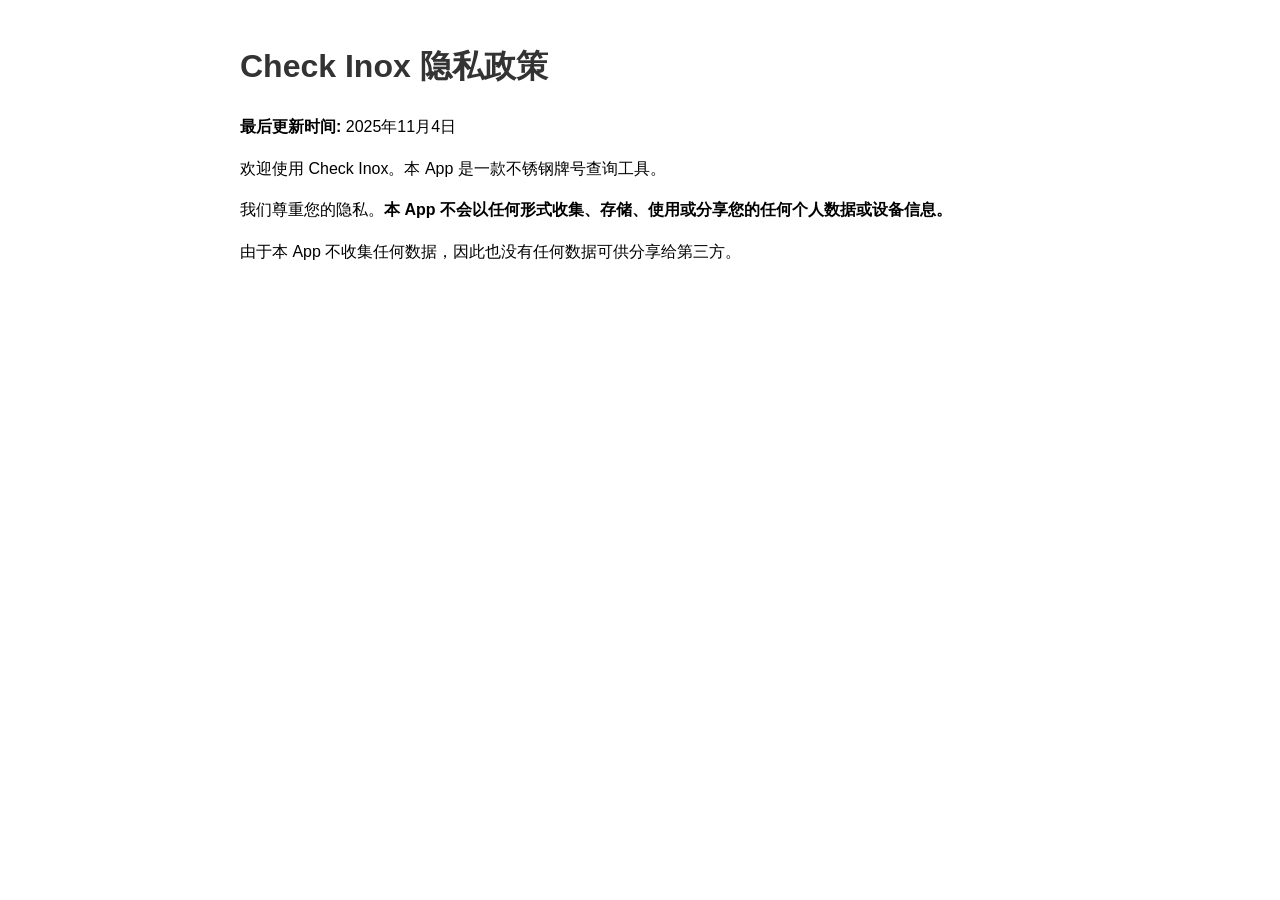
<file: index.html>
<!DOCTYPE html>
<html lang="zh-CN">
<head>
    <meta charset="UTF-8">
    <meta name="viewport" content="width=device-width, initial-scale=1.0">
    <title>Check Inox 隐私政策</title>
    <style>
        body { font-family: sans-serif; line-height: 1.6; padding: 20px; max-width: 800px; margin: 0 auto; }
        h1 { color: #333; }
    </style>
</head>
<body>
    <h1>Check Inox 隐私政策</h1>
    <p><strong>最后更新时间:</strong> 2025年11月4日</p>
    <p>欢迎使用 Check Inox。本 App 是一款不锈钢牌号查询工具。</p>
    <p>我们尊重您的隐私。<strong>本 App 不会以任何形式收集、存储、使用或分享您的任何个人数据或设备信息。</strong></p>
    <p>由于本 App 不收集任何数据，因此也没有任何数据可供分享给第三方。</p>
</body>
</html>
</file>
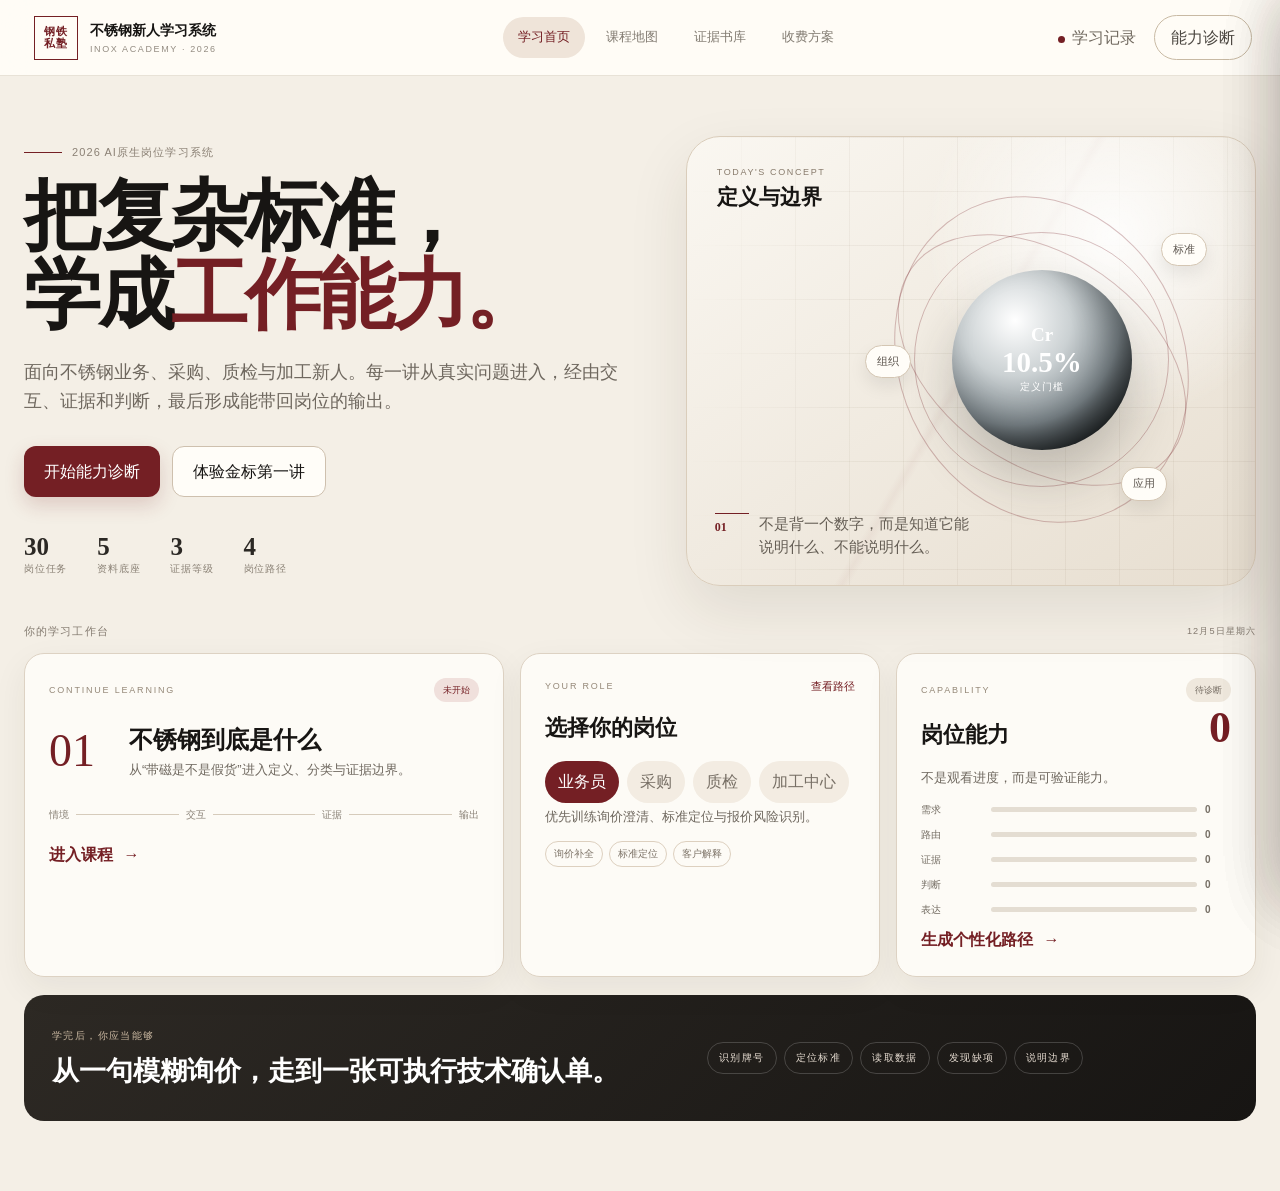
<file: course/index.html>
<!doctype html>
<html lang="zh-CN">
<head>
  <meta charset="utf-8">
  <meta name="viewport" content="width=device-width,initial-scale=1,viewport-fit=cover">
  <meta name="description" content="钢铁私塾不锈钢新人学习系统：以五本权威资料为证据底座的岗位能力训练平台。">
  <meta name="theme-color" content="#f4efe6">
  <meta property="og:title" content="不锈钢新人学习系统｜钢铁私塾">
  <meta property="og:description" content="把复杂标准，学成工作能力。">
  <title>不锈钢新人学习系统｜钢铁私塾</title>
  <link rel="stylesheet" href="academy-base.css?v=4.0">
  <link rel="stylesheet" href="academy-pages.css?v=4.0">
  <link rel="stylesheet" href="academy-studio.css?v=4.0">
</head>
<body>
  <a class="skip-link" href="#mainContent">跳到主要内容</a>
  <header class="topbar">
    <button class="brand" type="button" data-view="home" aria-label="返回学习首页">
      <span class="seal">钢铁<br>私塾</span>
      <span><b>不锈钢新人学习系统</b><small>INOX ACADEMY · 2026</small></span>
    </button>
    <nav class="main-nav" aria-label="主导航">
      <button class="nav-tab active" type="button" data-view="home">学习首页</button>
      <button class="nav-tab" type="button" data-view="curriculum">课程地图</button>
      <button class="nav-tab" type="button" data-view="sources">证据书库</button>
      <button class="nav-tab" type="button" data-view="pricing">收费方案</button>
    </nav>
    <div class="top-actions">
      <button class="quiet-btn record-btn" type="button" id="openRecord"><span class="record-dot"></span>学习记录</button>
      <button class="outline-btn" type="button" id="openDiagnostic">能力诊断</button>
      <button class="mobile-menu-btn" type="button" id="mobileMenu" aria-label="打开菜单" aria-expanded="false">菜单</button>
    </div>
  </header>
  <div class="mobile-nav" id="mobileNav" aria-hidden="true">
    <button type="button" data-view="home">学习首页</button>
    <button type="button" data-view="curriculum">课程地图</button>
    <button type="button" data-view="sources">证据书库</button>
    <button type="button" data-view="pricing">收费方案</button>
    <button type="button" id="mobileDiagnostic">能力诊断</button>
  </div>

  <main class="app-shell" id="mainContent">
    <section class="view active" id="view-home" aria-labelledby="homeTitle">
      <div class="hero-grid">
        <div class="hero-copy">
          <div class="edition-line"><span></span>2026 AI原生岗位学习系统</div>
          <h1 id="homeTitle">把复杂标准，<br>学成<em>工作能力。</em></h1>
          <p>面向不锈钢业务、采购、质检与加工新人。每一讲从真实问题进入，经由交互、证据和判断，最后形成能带回岗位的输出。</p>
          <div class="hero-actions">
            <button class="primary-btn" type="button" id="heroDiagnostic">开始能力诊断</button>
            <button class="ghost-btn" type="button" data-open-lesson="1">体验金标第一讲</button>
          </div>
          <div class="hero-proof" aria-label="课程特征">
            <span><b>30</b><small>岗位任务</small></span>
            <span><b>5</b><small>资料底座</small></span>
            <span><b>3</b><small>证据等级</small></span>
            <span><b>4</b><small>岗位路径</small></span>
          </div>
        </div>
        <div class="hero-art" aria-label="不锈钢知识视觉装置">
          <div class="art-grid"></div>
          <div class="art-caption"><span>TODAY'S CONCEPT</span><b>定义与边界</b></div>
          <div class="metal-orbit">
            <div class="metal-disc"><span>Cr</span><b>10.5%</b><small>定义门槛</small></div>
            <i class="orbit orbit-a"></i><i class="orbit orbit-b"></i><i class="orbit orbit-c"></i>
            <span class="node node-a">标准</span><span class="node node-b">组织</span><span class="node node-c">应用</span>
          </div>
          <div class="art-note"><b>01</b><span>不是背一个数字，而是知道它能说明什么、不能说明什么。</span></div>
        </div>
      </div>
      <div class="dashboard-head"><span>你的学习工作台</span><small id="dashboardDate"></small></div>
      <div class="dashboard-grid">
        <article class="feature-card continue-card">
          <div class="card-top"><span class="card-label">CONTINUE LEARNING</span><span class="status-pill" id="resumeStatus">未开始</span></div>
          <div class="continue-body"><div class="lesson-index" id="resumeIndex">01</div><div><h2 id="resumeTitle">不锈钢到底是什么</h2><p id="resumeDesc">从“带磁是不是假货”进入定义、分类与证据边界。</p></div></div>
          <div class="micro-flow"><span>情境</span><i></i><span>交互</span><i></i><span>证据</span><i></i><span>输出</span></div>
          <button class="text-btn" type="button" id="resumeButton">进入课程 <span>→</span></button>
        </article>
        <article class="feature-card path-card">
          <div class="card-top"><span class="card-label">YOUR ROLE</span><button class="mini-link" type="button" data-view="curriculum">查看路径</button></div>
          <h3>选择你的岗位</h3>
          <div class="role-pills" id="rolePills">
            <button type="button" class="selected" data-role="业务员">业务员</button><button type="button" data-role="采购">采购</button><button type="button" data-role="质检">质检</button><button type="button" data-role="加工中心">加工中心</button>
          </div>
          <p id="roleSummary"></p><div class="path-focus" id="pathFocus"></div>
        </article>
        <article class="feature-card ability-card">
          <div class="card-top"><span class="card-label">CAPABILITY</span><span class="status-pill subtle" id="abilityLevel">待诊断</span></div>
          <div class="ability-head"><div><h3>岗位能力</h3><p>不是观看进度，而是可验证能力。</p></div><b id="abilityTotal">0</b></div>
          <div id="abilityMini"></div><button class="text-btn" type="button" id="cardDiagnostic">生成个性化路径 <span>→</span></button>
        </article>
      </div>
      <div class="outcome-strip"><div><span>学完后，你应当能够</span><h2>从一句模糊询价，走到一张可执行技术确认单。</h2></div><div class="outcome-list"><span>识别牌号</span><span>定位标准</span><span>读取数据</span><span>发现缺项</span><span>说明边界</span></div></div>
    </section>

    <section class="view" id="view-curriculum" aria-labelledby="curriculumTitle">
      <div class="view-head">
        <div><span class="eyebrow">CURRICULUM</span><h1 id="curriculumTitle">30讲，不做30段视频。</h1><p>统一采用“情境—交互—证据—决策—输出”的任务式结构。</p></div>
        <div class="curriculum-tools"><label class="search-box"><span>搜索</span><input id="courseSearch" type="search" placeholder="牌号、标准、能力…"></label><div class="segmented" id="moduleTabs"><button class="active" type="button" data-filter="全部">全部</button><button type="button" data-filter="基础">基础</button><button type="button" data-filter="牌号">牌号</button><button type="button" data-filter="标准">标准</button><button type="button" data-filter="实战">实战</button></div></div>
      </div>
      <div class="path-banner" id="roleBanner"></div>
      <div class="course-stage"><aside class="module-intro" id="moduleIntro"></aside><div><div class="course-results"><span id="courseCount"></span><button class="mini-link" type="button" id="toggleRecommended">只看岗位推荐</button></div><div class="course-list" id="courseList"></div><div class="empty-state hidden" id="courseEmpty">没有找到匹配课程。换一个关键词试试。</div></div></div>
    </section>

    <section class="view" id="view-sources" aria-labelledby="sourcesTitle">
      <div class="view-head compact"><div><span class="eyebrow">SOURCE LIBRARY</span><h1 id="sourcesTitle">五本资料，各司其职。</h1><p>标准负责规定，手册负责解释，历史资料负责说明技术从何而来。</p></div></div>
      <div class="source-gallery" id="sourceGallery"></div>
      <div class="evidence-method"><div class="method-copy"><span class="eyebrow">EVIDENCE METHOD</span><h2>每个结论，都必须先回答三个问题。</h2></div><div class="method-steps"><article><b>01</b><h3>它从哪里来？</h3><p>标出标准、条款、表格或教材章节。</p></article><article><b>02</b><h3>它是什么性质？</h3><p>区分直接规定、资料解释和跨资料归纳。</p></article><article><b>03</b><h3>它能用到哪里？</h3><p>说明产品形式、用途、环境与版本边界。</p></article></div></div>
      <div class="source-principle"><div><span class="e-dot direct"></span><b>直接依据</b><small>标准条款或资料明确陈述</small></div><div><span class="e-dot synthesis"></span><b>跨资料归纳</b><small>由多个来源共同支持</small></div><div><span class="e-dot boundary"></span><b>资料未覆盖</b><small>明确停下，不用常识补写</small></div></div>
    </section>

    <section class="view" id="view-pricing" aria-labelledby="pricingTitle">
      <div class="view-head compact"><div><span class="eyebrow">MEMBERSHIP</span><h1 id="pricingTitle">收费的是训练系统，<br>不是五份资料。</h1><p>知识可以查到，判断力必须练出来。</p></div></div>
      <div class="pricing-grid">
        <article class="price-card"><span>个人基础版</span><h2>新人30讲</h2><div class="price">¥399<small>/ 年</small></div><p>适合希望建立完整基础体系的个人学员。</p><ul><li>30讲互动课程</li><li>任务与结业作品</li><li>证据索引与复习计划</li></ul><button class="ghost-btn" type="button" data-buy="个人基础版|399">选择基础版</button></article>
        <article class="price-card featured"><div class="recommend-badge">推荐</div><span>AI学习版</span><h2>证据型AI导师</h2><div class="price">¥899<small>/ 年</small></div><p>适合需要个性化路径、表达反馈和岗位陪练的学员。</p><ul><li>包含基础版全部内容</li><li>个性化岗位路径</li><li>情境陪练与表达反馈</li><li>错题诊断与间隔复习</li></ul><button class="primary-btn light" type="button" data-buy="AI学习版|899">选择AI版</button></article>
        <article class="price-card"><span>企业版</span><h2>岗位训练平台</h2><div class="price">¥19,800<small>/ 年起</small></div><p>适合统一新人培养标准、追踪能力和减少低级错误。</p><ul><li>30—50个企业账号</li><li>能力报告与统一考试</li><li>企业案例配置</li><li>一次集中培训</li></ul><button class="ghost-btn" type="button" data-buy="企业版|19800起">咨询企业版</button></article>
      </div>
      <div class="compare-wrap"><h2>三个版本，差别在哪里？</h2><div class="compare-table"><div class="compare-row head"><span>功能</span><b>基础版</b><b>AI版</b><b>企业版</b></div><div class="compare-row"><span>30讲互动课程</span><b>✓</b><b>✓</b><b>✓</b></div><div class="compare-row"><span>证据型AI导师</span><b>—</b><b>✓</b><b>✓</b></div><div class="compare-row"><span>人工作业点评</span><b>—</b><b>可选</b><b>含</b></div><div class="compare-row"><span>组织学习报告</span><b>—</b><b>—</b><b>✓</b></div></div></div>
      <div class="faq"><h2>购买前常见问题</h2><details><summary>课程会提供五本资料全文吗？</summary><p>不会。课程只提供必要引用、原创图解和出处索引，不重新分发标准或书籍全文。</p></details><details><summary>学习完成后是否等同于职业资格认证？</summary><p>不是。系统提供学习记录和结业证明，不宣称国家职业资格或法定资质。</p></details><details><summary>资料版本更新后怎么办？</summary><p>课程会标记所依据版本；涉及标准更新的内容，需要重新复核并更新证据卡。</p></details></div>
    </section>
  </main>

  <div class="studio" id="diagnosticStudio" aria-hidden="true" role="dialog" aria-modal="true" aria-labelledby="diagTitle">
    <header class="studio-head"><div class="studio-brand"><span class="mini-seal">诊</span><div><b id="diagTitle">岗位能力诊断</b><small id="diagTime">约 6 分钟</small></div></div><div class="studio-progress" aria-label="诊断进度"><i id="diagProgress"></i></div><button class="icon-btn" type="button" data-close="diagnosticStudio">关闭</button></header>
    <div class="studio-body" id="diagnosticBody"></div>
  </div>
  <div class="studio" id="lessonStudio" aria-hidden="true" role="dialog" aria-modal="true" aria-labelledby="lessonTitle">
    <header class="studio-head"><div class="studio-brand"><span class="mini-seal">课</span><div><b id="lessonTitle">课程</b><small id="lessonMeta">金标互动课</small></div></div><div class="studio-progress" aria-label="课程进度"><i id="lessonProgress"></i></div><div class="studio-tools"><button class="icon-btn" type="button" id="openNotes">笔记</button><button class="icon-btn" type="button" data-close="lessonStudio">关闭</button></div></header>
    <div class="studio-body lesson-body" id="lessonBody"></div>
  </div>
  <aside class="notes-drawer" id="notesDrawer" aria-hidden="true"><header><div><span class="eyebrow">MY NOTES</span><h2>我的学习笔记</h2></div><button class="icon-btn" type="button" id="closeNotes">关闭</button></header><p>笔记只保存在当前浏览器，不上传服务器。</p><textarea id="lessonNotes" placeholder="记录你的判断、疑问或工作案例…"></textarea><div class="notes-foot"><small id="notesSaved">自动保存</small><button class="ghost-btn" type="button" id="clearNotes">清空</button></div></aside>
  <div class="drawer-backdrop" id="drawerBackdrop"></div>
  <aside class="detail-drawer" id="sourceDrawer" aria-hidden="true"><header><div><span class="eyebrow" id="sourceType"></span><h2 id="sourceTitle"></h2></div><button class="icon-btn" type="button" id="closeSource">关闭</button></header><div id="sourceDetail"></div></aside>
  <aside class="detail-drawer record-drawer" id="recordDrawer" aria-hidden="true"><header><div><span class="eyebrow">LEARNING RECORD</span><h2>学习记录</h2></div><button class="icon-btn" type="button" id="closeRecord">关闭</button></header><div id="recordContent"></div></aside>
  <div class="purchase-sheet" id="purchaseSheet" aria-hidden="true" role="dialog" aria-modal="true"><div class="sheet-panel"><button class="sheet-close" type="button" data-close="purchaseSheet">×</button><span class="eyebrow">PURCHASE</span><h2 id="purchaseTitle"></h2><p>首发阶段人工确认开通。复制信息后通过邮件或微信提交即可。</p><pre id="purchaseText"></pre><div class="sheet-actions"><button class="primary-btn" type="button" id="copyPurchase">复制购买信息</button><a class="ghost-btn" id="purchaseMail">邮件咨询</a></div></div></div>
  <div class="toast" id="toast" role="status" aria-live="polite"></div>
  <script src="course-data.js?v=4.0"></script>
  <script src="academy-core.js?v=4.0"></script>
  <script src="academy-diagnostic.js?v=4.0"></script>
  <script src="academy-lessons.js?v=4.0"></script>
  <script src="lesson-01.js?v=4.0"></script>
  <script src="lesson-02.js?v=4.0"></script>
  <script src="lesson-03.js?v=4.0"></script>
  <script src="bootstrap.js?v=4.0"></script>
</body>
</html>
</file>
<file: course/academy-base.css>
:root{
  --ivory:#f4efe6;--paper:#fffdf8;--paper-2:#f8f3ea;--ink:#171513;--muted:#6f685f;
  --line:#ddd2c3;--line-strong:#cbbda8;--wine:#741f24;--wine-dark:#4d1418;--wine-soft:#f1dfdc;
  --gold:#a58752;--gold-soft:#ddc99f;--steel:#879196;--green:#55785d;--amber:#b28b42;--red:#9a4b43;
  --shadow:0 24px 60px rgba(50,39,24,.10);--shadow-soft:0 12px 34px rgba(50,39,24,.065);
  --radius:22px;--serif:Georgia,"Songti SC","STSong",serif;--sans:-apple-system,BlinkMacSystemFont,"Segoe UI","PingFang SC","Microsoft YaHei",sans-serif;
}
*{box-sizing:border-box}html{scroll-behavior:smooth}body{margin:0;background:var(--ivory);color:var(--ink);font-family:var(--sans);line-height:1.6;background-image:radial-gradient(rgba(92,73,45,.045) .7px,transparent .7px);background-size:8px 8px}button,a,input,textarea{font:inherit}button{color:inherit}a{text-decoration:none;color:inherit}.hidden{display:none!important}.skip-link{position:fixed;left:12px;top:-60px;z-index:300;background:var(--wine);color:#fff;padding:9px 14px;border-radius:8px}.skip-link:focus{top:12px}.topbar{height:76px;padding:0 max(28px,calc((100vw - 1280px)/2));display:flex;align-items:center;gap:28px;background:rgba(255,253,248,.92);border-bottom:1px solid rgba(142,119,85,.2);backdrop-filter:blur(18px);position:sticky;top:0;z-index:40}.brand{display:flex;align-items:center;gap:12px;min-width:275px;border:0;background:transparent;text-align:left;cursor:pointer}.seal{width:44px;height:44px;border:1px solid var(--wine);color:var(--wine);display:grid;place-items:center;font:700 11px/1.05 var(--serif);letter-spacing:.08em}.brand b{display:block;font-size:14px}.brand small{display:block;font-size:9px;letter-spacing:.18em;color:#938b80}.main-nav{display:flex;justify-content:center;gap:6px;flex:1}.nav-tab{border:0;background:transparent;padding:10px 15px;border-radius:99px;color:#837c72;cursor:pointer;font-size:13px;transition:.18s}.nav-tab:hover{color:var(--wine)}.nav-tab.active{color:var(--wine);background:#efe4d9}.top-actions{display:flex;align-items:center;gap:8px}.outline-btn,.ghost-btn,.primary-btn,.quiet-btn,.text-btn,.icon-btn,.mini-link,.mobile-menu-btn{border:0;cursor:pointer}.outline-btn{border:1px solid #c8b9a3;background:transparent;padding:9px 16px;border-radius:99px;color:#4d4842}.outline-btn:hover{background:var(--paper)}.quiet-btn{background:transparent;color:#71695f;padding:8px 10px;border-radius:9px}.quiet-btn:hover{background:#eee6da}.record-dot{display:inline-block;width:7px;height:7px;border-radius:50%;background:var(--wine);margin-right:7px}.primary-btn{background:var(--wine);color:#fff;padding:12px 20px;border-radius:12px;box-shadow:0 8px 20px rgba(117,31,36,.18);transition:.18s}.primary-btn:hover{background:var(--wine-dark);transform:translateY(-1px)}.primary-btn:disabled{opacity:.38;cursor:not-allowed;transform:none}.primary-btn.light{background:#f5e9e1;color:var(--wine-dark);box-shadow:none}.ghost-btn{background:var(--paper);border:1px solid #cec0ae;padding:12px 20px;border-radius:12px}.ghost-btn:hover{border-color:#b99f82;background:#fff}.ghost-btn:disabled{opacity:.45;cursor:not-allowed}.text-btn{background:transparent;padding:0;color:var(--wine);font-weight:700}.text-btn span{margin-left:6px}.mini-link{background:transparent;color:var(--wine);font-size:11px;padding:0}.icon-btn{background:transparent;color:#665f56;padding:8px;border-radius:8px}.icon-btn:hover{background:#eee6db}.mobile-menu-btn{display:none;background:transparent;color:var(--wine)}.mobile-nav{display:none;position:fixed;z-index:50;top:68px;left:12px;right:12px;background:var(--paper);border:1px solid var(--line);border-radius:16px;padding:8px;box-shadow:var(--shadow)}.mobile-nav.open{display:grid}.mobile-nav button{border:0;background:transparent;text-align:left;padding:12px;border-radius:9px}.mobile-nav button:hover{background:#f1e8dc}.app-shell{width:min(1280px,calc(100% - 48px));margin:0 auto;padding:42px 0 70px;min-height:calc(100vh - 76px)}.view{display:none;animation:fade .28s ease}.view.active{display:block}@keyframes fade{from{opacity:0;transform:translateY(6px)}to{opacity:1;transform:none}}.eyebrow{font-size:10px;letter-spacing:.22em;color:var(--wine);font-weight:700}.hero-grid{display:grid;grid-template-columns:1.04fr .96fr;gap:44px;align-items:center;min-height:485px}.edition-line{display:flex;align-items:center;gap:10px;color:#8b8175;font-size:11px;letter-spacing:.1em}.edition-line span{width:38px;height:1px;background:var(--wine)}.hero-copy h1{font:600 clamp(48px,6vw,86px)/1.02 var(--serif);letter-spacing:-.045em;margin:17px 0 23px}.hero-copy h1 em{font-style:normal;color:var(--wine)}.hero-copy>p{max-width:680px;font-size:18px;color:var(--muted)}.hero-actions{display:flex;gap:12px;margin-top:30px}.hero-proof{display:flex;gap:30px;margin-top:36px}.hero-proof span{display:grid}.hero-proof b{font:600 25px var(--serif);color:#2b2824}.hero-proof small{font-size:10px;color:#8a8175;letter-spacing:.08em}.hero-art{height:450px;position:relative;border-radius:34px;background:linear-gradient(145deg,#faf7f1,#e7ded0);border:1px solid #dacdbb;overflow:hidden;box-shadow:var(--shadow)}.art-grid{position:absolute;inset:0;background-image:linear-gradient(rgba(100,80,50,.06) 1px,transparent 1px),linear-gradient(90deg,rgba(100,80,50,.06) 1px,transparent 1px);background-size:54px 54px;mask-image:linear-gradient(90deg,transparent,#000 30%)}.hero-art:after{content:"";position:absolute;inset:0;background:radial-gradient(circle at 75% 22%,rgba(255,255,255,.9),transparent 34%),linear-gradient(120deg,transparent 49%,rgba(117,31,36,.04) 50%,transparent 51%)}.art-caption{position:absolute;top:28px;left:30px;z-index:3}.art-caption span,.art-caption b{display:block}.art-caption span{font-size:9px;letter-spacing:.18em;color:#887b6c}.art-caption b{font:600 21px var(--serif);margin-top:4px}.metal-orbit{position:absolute;width:350px;height:350px;right:38px;top:48px;display:grid;place-items:center;z-index:2}.metal-disc{position:relative;z-index:3;width:180px;height:180px;border-radius:50%;display:grid;place-content:center;text-align:center;background:radial-gradient(circle at 35% 28%,#fff,#cbd1d3 32%,#7f898e 60%,#252a2c 80%,#d9dfe1 83%,#687277);box-shadow:inset -18px -20px 35px rgba(0,0,0,.32),0 28px 50px rgba(47,45,42,.24);color:#fff}.metal-disc span{font:700 19px var(--serif)}.metal-disc b{font:700 29px var(--serif)}.metal-disc small{font-size:10px;letter-spacing:.12em}.orbit{position:absolute;border:1px solid rgba(117,31,36,.28);border-radius:50%;animation:orbitFloat 9s ease-in-out infinite alternate}.orbit-a{width:255px;height:255px}.orbit-b{width:320px;height:210px;transform:rotate(35deg);animation-delay:-3s}.orbit-c{width:285px;height:335px;transform:rotate(-25deg);animation-delay:-6s}@keyframes orbitFloat{to{translate:0 -5px}}.node{position:absolute;z-index:4;background:var(--paper);border:1px solid #d4c6b3;border-radius:99px;padding:7px 11px;font-size:11px;color:#5e5750;box-shadow:0 8px 18px rgba(0,0,0,.08)}.node-a{top:48px;right:10px}.node-b{left:-2px;top:160px}.node-c{bottom:34px;right:50px}.art-note{position:absolute;left:28px;bottom:25px;display:grid;grid-template-columns:34px 1fr;gap:10px;align-items:start;max-width:265px;z-index:3;color:#655e55;font:15px/1.55 var(--serif)}.art-note b{color:var(--wine);font-size:12px;border-top:1px solid var(--wine);padding-top:4px}.dashboard-head{display:flex;align-items:center;justify-content:space-between;margin:20px 0 12px;color:#847b70;font-size:11px;letter-spacing:.1em}.dashboard-grid{display:grid;grid-template-columns:1.2fr .9fr .9fr;gap:16px}.feature-card{min-height:240px;background:rgba(255,253,248,.87);border:1px solid var(--line);border-radius:20px;padding:24px;box-shadow:var(--shadow-soft)}.card-top{display:flex;align-items:center;justify-content:space-between}.card-label{font-size:9px;letter-spacing:.2em;color:#958979}.status-pill{font-size:9px;color:var(--wine);background:#f0e0dc;padding:5px 9px;border-radius:99px}.status-pill.subtle{background:#efe8dd;color:#776e64}.continue-body{display:grid;grid-template-columns:65px 1fr;gap:15px;margin:22px 0}.lesson-index{font:500 46px var(--serif);color:var(--wine)}.continue-body h2{font:600 24px var(--serif);margin:0}.continue-body p,.path-card p,.ability-head p{color:var(--muted);font-size:13px;margin:4px 0}.micro-flow{display:flex;align-items:center;gap:7px;color:#8a8277;font-size:10px;margin:19px 0}.micro-flow i{height:1px;background:#d6cbbb;flex:1}.path-card h3,.ability-card h3{font:600 22px var(--serif);margin:18px 0}.role-pills{display:flex;flex-wrap:wrap;gap:8px}.role-pills button{background:#f3ece2;border:1px solid transparent;border-radius:99px;padding:7px 12px;color:#776f65;cursor:pointer}.role-pills button.selected{background:var(--wine);color:#fff}.path-focus{display:flex;flex-wrap:wrap;gap:6px;margin-top:13px}.path-focus span{font-size:10px;border:1px solid #ddd0bf;border-radius:99px;padding:4px 8px;color:#7d7367}.ability-head{display:flex;justify-content:space-between;align-items:flex-start}.ability-head b{font:600 44px var(--serif);color:var(--wine)}.mini-ability{display:grid;grid-template-columns:62px 1fr 26px;gap:8px;align-items:center;font-size:10px;margin:9px 0;color:#756e64}.mini-ability i{height:5px;border-radius:99px;background:#e4ddd2;overflow:hidden}.mini-ability i b{display:block;height:100%;background:linear-gradient(90deg,var(--wine),#c27661);transition:.4s}.outcome-strip{margin-top:18px;background:linear-gradient(135deg,#2d2924,#171513);color:#fff;border-radius:20px;padding:26px 28px;display:grid;grid-template-columns:1.2fr 1fr;gap:30px;align-items:center}.outcome-strip span{font-size:10px;letter-spacing:.14em;color:#cbb9a2}.outcome-strip h2{font:600 27px/1.35 var(--serif);margin:6px 0}.outcome-list{display:flex;gap:7px;flex-wrap:wrap}.outcome-list span{color:#e6dcd1;border:1px solid rgba(255,255,255,.18);border-radius:99px;padding:7px 11px}
</file>
<file: course/academy-pages.css>
.view-head{display:flex;justify-content:space-between;align-items:end;gap:30px;margin-bottom:28px}.view-head.compact{max-width:1000px}.view-head h1{font:600 clamp(36px,5vw,64px)/1.08 var(--serif);margin:9px 0}.view-head p{color:var(--muted);margin:0}.curriculum-tools{display:grid;justify-items:end;gap:12px}.search-box{display:flex;align-items:center;gap:8px;background:var(--paper);border:1px solid var(--line);border-radius:99px;padding:8px 13px;min-width:300px}.search-box span{font-size:10px;color:#8c8377;letter-spacing:.12em}.search-box input{border:0;background:transparent;outline:0;min-width:0;flex:1}.segmented{display:flex;background:#e9e1d5;border-radius:99px;padding:4px}.segmented button{border:0;background:transparent;border-radius:99px;padding:8px 14px;cursor:pointer;color:#746c62}.segmented button.active{background:var(--paper);color:var(--wine);box-shadow:0 3px 12px rgba(50,40,25,.08)}.path-banner{background:linear-gradient(110deg,#efe5d7,#f8f4ed);border:1px solid var(--line);border-radius:16px;padding:15px 18px;margin-bottom:14px;display:flex;justify-content:space-between;gap:20px;align-items:center}.path-banner b{font:600 18px var(--serif)}.path-banner p{margin:3px 0 0;color:var(--muted);font-size:12px}.path-banner span{font-size:10px;color:var(--wine);border:1px solid #c9a9a3;padding:5px 9px;border-radius:99px}.course-stage{display:grid;grid-template-columns:280px 1fr;gap:18px}.module-intro{background:linear-gradient(160deg,#7a2227,#4e171b);color:#fff;border-radius:24px;padding:28px;min-height:470px;position:sticky;top:105px;overflow:hidden}.module-intro:after{content:"";position:absolute;width:250px;height:250px;border:1px solid rgba(255,255,255,.12);border-radius:50%;right:-120px;bottom:-80px}.module-intro span{font-size:10px;letter-spacing:.2em;color:#dec0b4}.module-intro h2{font:600 30px/1.25 var(--serif)}.module-intro p{color:#e0d0ca;font-size:13px}.module-intro ul{padding-left:18px;color:#e3d4cf;font-size:12px}.module-intro .module-number{font:500 96px var(--serif);color:rgba(255,255,255,.11);position:absolute;bottom:15px;right:20px}.course-results{display:flex;align-items:center;justify-content:space-between;margin:4px 2px 10px;color:#82796e;font-size:11px}.course-list{display:grid;grid-template-columns:1fr 1fr;gap:12px}.course-item{background:var(--paper);border:1px solid var(--line);border-radius:16px;padding:18px;min-height:158px;display:flex;flex-direction:column;justify-content:space-between;transition:.2s;position:relative;overflow:hidden}.course-item:after{content:"";position:absolute;inset:auto -35px -65px auto;width:120px;height:120px;border:1px solid rgba(117,31,36,.08);border-radius:50%}.course-item.open{cursor:pointer}.course-item.open:hover{transform:translateY(-3px);box-shadow:var(--shadow);border-color:#c6ab91}.course-item.locked{opacity:.62}.course-item.completed{border-color:#9bb09d;background:#fbfdf8}.course-item.recommended:before{content:"岗位推荐";position:absolute;right:0;top:0;background:#ead7d1;color:var(--wine);font-size:9px;padding:5px 9px;border-radius:0 0 0 10px}.course-item header{display:flex;justify-content:space-between;align-items:center}.course-item small{font-size:9px;letter-spacing:.14em;color:#938a7e}.course-item h3{font:600 19px var(--serif);margin:15px 0 5px}.course-item p{font-size:12px;color:var(--muted);margin:0}.course-meta{display:flex;gap:7px;margin-top:12px}.course-badge{font-size:9px;border:1px solid #d6c8b7;border-radius:99px;padding:3px 8px;color:#7e7164}.empty-state{background:var(--paper);border:1px dashed var(--line-strong);border-radius:18px;padding:44px;text-align:center;color:var(--muted)}.source-gallery{display:grid;grid-template-columns:repeat(5,1fr);gap:14px}.source-book{min-height:365px;border-radius:18px;padding:24px;display:flex;flex-direction:column;justify-content:space-between;position:relative;overflow:hidden;box-shadow:var(--shadow);transition:.25s;border:0;text-align:left;cursor:pointer}.source-book:hover{transform:translateY(-5px)}.source-book:after{content:"";position:absolute;width:170px;height:170px;border:1px solid currentColor;border-radius:50%;right:-70px;bottom:-70px;opacity:.12}.source-book span{font-size:9px;letter-spacing:.18em;opacity:.72}.source-book h2{font:600 25px/1.2 var(--serif)}.source-book p{font-size:12px;opacity:.78}.source-book small{font-size:10px}.book-a{background:#7a2328;color:#fff}.book-b{background:#2c3336;color:#fff}.book-c{background:#d5c2a2;color:#2a231c}.book-d{background:#d8e5e9;color:#1f3138}.book-e{background:#25211d;color:#e8d9c1}.evidence-method{margin-top:24px;background:var(--paper);border:1px solid var(--line);border-radius:24px;padding:28px;display:grid;grid-template-columns:.8fr 1.6fr;gap:28px}.method-copy h2{font:600 29px/1.3 var(--serif)}.method-steps{display:grid;grid-template-columns:repeat(3,1fr);gap:12px}.method-steps article{background:#f6f0e7;border-radius:15px;padding:17px}.method-steps b{color:var(--wine);font:600 20px var(--serif)}.method-steps h3{font:600 16px var(--serif)}.method-steps p{font-size:11px;color:var(--muted)}.source-principle{display:grid;grid-template-columns:repeat(3,1fr);gap:12px;margin-top:16px}.source-principle>div{background:var(--paper);border:1px solid var(--line);border-radius:14px;padding:15px;display:grid;grid-template-columns:14px 1fr;column-gap:8px}.source-principle small{grid-column:2;color:var(--muted)}.e-dot{width:9px;height:9px;border-radius:50%;margin-top:7px}.direct{background:var(--green)}.synthesis{background:var(--amber)}.boundary{background:var(--red)}.pricing-grid{display:grid;grid-template-columns:repeat(3,1fr);gap:16px;max-width:1120px}.price-card{background:var(--paper);border:1px solid var(--line);border-radius:24px;padding:28px;min-height:450px;display:flex;flex-direction:column;position:relative}.price-card.featured{background:linear-gradient(150deg,#7a2328,#4a171b);color:#fff;border:0;box-shadow:0 28px 60px rgba(72,20,24,.24);transform:translateY(-8px)}.recommend-badge{position:absolute;right:18px;top:18px;background:#d7bd87;color:#4c2c21;padding:5px 10px;border-radius:99px;font-size:10px}.price-card>span{font-size:10px;letter-spacing:.18em;color:#92877b}.price-card.featured>span{color:#d9b9ae}.price-card h2{font:600 28px var(--serif)}.price{font:600 48px var(--serif);margin:13px 0}.price small{font:12px var(--sans);color:#93897e}.price-card.featured .price small{color:#dcc9c2}.price-card>p{color:var(--muted);font-size:13px}.price-card.featured>p{color:#dfcfca}.price-card ul{padding-left:20px;color:#746d63;flex:1}.price-card.featured ul{color:#e4d3ce}.compare-wrap,.faq{max-width:1120px;margin-top:32px}.compare-wrap h2,.faq h2{font:600 28px var(--serif)}.compare-table{background:var(--paper);border:1px solid var(--line);border-radius:18px;overflow:hidden}.compare-row{display:grid;grid-template-columns:1.4fr repeat(3,.6fr);padding:14px 18px;border-bottom:1px solid #e7dfd4;align-items:center}.compare-row:last-child{border-bottom:0}.compare-row.head{background:#eee5d9}.compare-row b{text-align:center}.faq details{background:var(--paper);border:1px solid var(--line);border-radius:14px;padding:15px 18px;margin:9px 0}.faq summary{cursor:pointer;font-weight:700}.faq p{color:var(--muted)}
</file>
<file: course/academy-studio.css>
.studio{position:fixed;inset:0;z-index:100;background:var(--ivory);display:none;overflow:auto}.studio.open{display:block;animation:studioIn .28s ease}@keyframes studioIn{from{opacity:0;transform:translateY(12px)}to{opacity:1;transform:none}}.studio-head{height:72px;padding:0 max(28px,calc((100vw - 1180px)/2));display:grid;grid-template-columns:280px 1fr auto;align-items:center;gap:25px;background:rgba(255,253,248,.94);border-bottom:1px solid var(--line);position:sticky;top:0;z-index:4;backdrop-filter:blur(18px)}.studio-brand{display:flex;align-items:center;gap:10px}.studio-brand b,.studio-brand small{display:block}.studio-brand small{font-size:10px;color:#8b8378}.mini-seal{width:34px;height:34px;border:1px solid var(--wine);color:var(--wine);display:grid;place-items:center;font:700 14px var(--serif)}.studio-progress{height:3px;background:#e4dbce;border-radius:9px;overflow:hidden}.studio-progress i{display:block;height:100%;width:0;background:linear-gradient(90deg,var(--wine),#ca7861);transition:.35s}.studio-tools{display:flex;gap:4px}.studio-body{width:min(1120px,calc(100% - 40px));margin:0 auto;padding:48px 0 70px}.diag-shell{max-width:930px;margin:auto}.step-kicker{display:flex;align-items:center;justify-content:space-between;color:#8f877d;font-size:11px}.step-kicker b{color:var(--wine);letter-spacing:.16em}.diag-shell h1,.lesson-screen h1{font:600 clamp(34px,5vw,58px)/1.12 var(--serif);margin:16px 0}.diag-shell>.lead,.lesson-screen>.lead{font-size:17px;color:var(--muted);max-width:780px}.instruction{display:flex;align-items:center;gap:10px;background:#ebe2d6;border-radius:12px;padding:11px 14px;margin:22px 0;color:#5d554d;font-size:13px}.instruction b{width:25px;height:25px;border-radius:50%;background:var(--wine);color:#fff;display:grid;place-items:center}.inquiry-card{background:var(--paper);border:1px solid #d5c8b7;border-radius:18px;padding:22px;margin:18px 0 24px;display:flex;justify-content:space-between;align-items:center;box-shadow:0 12px 28px rgba(70,55,35,.06)}.inquiry-card span{font-size:10px;letter-spacing:.17em;color:#968b7e}.inquiry-card strong{font:600 23px var(--serif)}.inquiry-card small{color:#9c645d}.select-tags{display:flex;flex-wrap:wrap;gap:10px}.select-tag{border:1px solid #d8cdbf;background:var(--paper);border-radius:99px;padding:11px 16px;cursor:pointer;color:#5f5850;transition:.18s}.select-tag:before{content:"+";display:inline-grid;place-items:center;width:18px;height:18px;border-radius:50%;background:#ece4d9;margin-right:7px;font-size:12px}.select-tag.selected{background:#f1e3df;border-color:#a65b52;color:var(--wine)}.select-tag.selected:before{content:"✓";background:var(--wine);color:#fff}.diag-actions,.lesson-actions{display:flex;align-items:center;justify-content:space-between;margin-top:32px;padding-top:20px;border-top:1px solid var(--line);gap:12px}.diag-actions small{color:#8d857a}.feedback-panel{margin-top:20px;background:var(--paper);border:1px solid var(--line);border-radius:16px;padding:20px}.feedback-panel h3{margin:0 0 8px;font:600 20px var(--serif)}.feedback-panel p{color:var(--muted);margin:0}.answer-line{display:flex;flex-wrap:wrap;gap:7px;margin-top:12px}.answer-chip{border-radius:99px;padding:5px 9px;font-size:10px}.answer-chip.ok{background:#e3eee5;color:#41654a}.answer-chip.miss{background:#f3e2df;color:#8a3935}.choice-grid{display:grid;grid-template-columns:repeat(2,1fr);gap:12px;margin-top:25px}.choice-card{background:var(--paper);border:1px solid var(--line);border-radius:16px;padding:20px;text-align:left;cursor:pointer;min-height:125px;transition:.18s}.choice-card:hover{border-color:#bda68c;transform:translateY(-2px)}.choice-card.selected{border-color:var(--wine);box-shadow:0 0 0 2px rgba(117,31,36,.08)}.choice-card span{font-size:9px;color:#9a9084;letter-spacing:.12em}.choice-card b{display:block;font:600 18px var(--serif);margin-top:12px}.claim-card{background:var(--paper);border:1px solid var(--line);border-radius:20px;padding:28px;margin-top:25px}.claim-card blockquote{font:600 25px/1.55 var(--serif);margin:0}.evidence-buttons{display:flex;gap:10px;margin-top:20px}.evidence-buttons button{flex:1;border:1px solid #d5c8b7;background:#f8f3ea;border-radius:12px;padding:13px;cursor:pointer}.evidence-buttons button.selected{border-color:var(--wine);background:#f0e0dc;color:var(--wine)}.report-card{background:linear-gradient(150deg,#fffdf8,#ede4d8);border:1px solid #d8cbbb;border-radius:28px;padding:34px;box-shadow:var(--shadow)}.report-top{display:flex;justify-content:space-between;gap:20px}.report-score{font:600 74px var(--serif);color:var(--wine)}.report-score small{font:12px var(--sans);color:#8a8176}.report-card h1{font-size:44px}.report-bars{display:grid;grid-template-columns:1fr 1fr;gap:12px;margin:25px 0}.report-bar{background:rgba(255,255,255,.55);border:1px solid #ded4c6;border-radius:13px;padding:14px}.report-bar header{display:flex;justify-content:space-between;font-size:12px}.report-bar i{display:block;height:6px;background:#e2d9cd;border-radius:99px;margin-top:9px;overflow:hidden}.report-bar i b{display:block;height:100%;background:linear-gradient(90deg,var(--wine),#c46f5a)}.lesson-body{width:min(1200px,calc(100% - 40px))}.lesson-screen{max-width:1050px;margin:auto}.lesson-grid{display:grid;grid-template-columns:1fr 1fr;gap:20px;margin-top:28px}.scenario-card{background:var(--paper);border:1px solid var(--line);border-radius:22px;padding:26px}.scenario-card.quote{background:linear-gradient(145deg,#741f24,#4e171b);color:#fff}.scenario-card.quote p{font:600 25px/1.55 var(--serif)}.decision-options{display:grid;gap:10px}.decision-option{background:var(--paper);border:1px solid var(--line);border-radius:15px;padding:16px;text-align:left;cursor:pointer}.decision-option b{display:block}.decision-option small{color:var(--muted)}.decision-option.correct{border-color:#6b9073;background:#eaf1e9}.decision-option.wrong{border-color:#a6544d;background:#f4e3df}.definition-lab{display:grid;grid-template-columns:380px 1fr;gap:34px;align-items:center;margin-top:30px}.definition-art{height:350px;background:linear-gradient(145deg,#e9e3da,#f9f7f2);border:1px solid var(--line);border-radius:28px;display:grid;place-items:center;position:relative;overflow:hidden}.definition-art:before,.definition-art:after{content:"";position:absolute;border-radius:50%;border:1px solid rgba(117,31,36,.24)}.definition-art:before{width:280px;height:280px}.definition-art:after{width:220px;height:320px;transform:rotate(35deg)}.definition-core{width:180px;height:180px;border-radius:50%;display:grid;place-content:center;text-align:center;z-index:2;color:#fff;background:radial-gradient(circle at 32% 26%,#fff,#bcc3c6 27%,#737d81 52%,#202527 73%,#dfe4e5 75%,#687175);box-shadow:inset -15px -20px 30px rgba(0,0,0,.35),0 24px 40px rgba(30,30,30,.24)}.definition-core b{font:600 22px var(--serif)}.definition-core small{font-size:10px}.lab-control{margin:21px 0}.lab-control header{display:flex;justify-content:space-between}.lab-control input{width:100%;accent-color:var(--wine)}.verdict{border-left:3px solid var(--wine);padding:12px 15px;background:#eee6da;border-radius:0 12px 12px 0}.family-tabs{display:flex;gap:8px;flex-wrap:wrap;margin:22px 0}.family-tabs button{border:1px solid #d6cabb;background:var(--paper);border-radius:99px;padding:9px 14px;cursor:pointer}.family-tabs button.active{background:var(--wine);color:#fff;border-color:var(--wine)}.family-panel{display:grid;grid-template-columns:180px 1fr;gap:25px;background:var(--paper);border:1px solid var(--line);border-radius:22px;padding:28px}.family-mark{width:170px;height:170px;border-radius:50%;display:grid;place-items:center;text-align:center;background:radial-gradient(circle,#fff,#d7dde0 52%,#8e979b);color:#2b3032;font:600 22px var(--serif)}.family-panel h2{font:600 28px var(--serif)}.family-panel p{color:var(--muted)}.evidence-stack{display:grid;grid-template-columns:repeat(3,1fr);gap:13px;margin-top:28px}.evidence-card{background:var(--paper);border:1px solid var(--line);border-top:4px solid var(--green);border-radius:18px;padding:20px;cursor:pointer;min-height:230px}.evidence-card.synthesis-card{border-top-color:var(--amber)}.evidence-card.boundary-card{border-top-color:var(--red)}.evidence-card span{font-size:9px;letter-spacing:.13em;color:#8f8579}.evidence-card h3{font:600 20px var(--serif)}.evidence-card p{color:var(--muted);font-size:13px}.evidence-card .more{display:none;border-top:1px solid var(--line);padding-top:12px;margin-top:12px;font-size:12px}.evidence-card.open .more{display:block}.teachback{background:var(--paper);border:1px solid var(--line);border-radius:22px;padding:26px;margin-top:24px}.teachback textarea{width:100%;min-height:170px;border:1px solid #d8ccbd;border-radius:14px;background:#fbf8f2;padding:16px;resize:vertical}.coach-result{margin-top:15px;padding:16px;background:#eee6da;border-radius:14px}.coach-result h3{margin-top:0}.rubric-line{display:flex;align-items:center;gap:8px;font-size:13px;margin:6px 0}.rubric-line.hit{color:#4e7657}.rubric-line.miss{color:#8f635e}.completion-card{text-align:center;background:linear-gradient(145deg,#fffdf8,#eadfd2);border:1px solid var(--line);border-radius:28px;padding:48px;box-shadow:var(--shadow)}.completion-seal{width:84px;height:84px;margin:auto;border:1px solid var(--wine);border-radius:50%;display:grid;place-items:center;color:var(--wine);font:700 26px var(--serif)}.completion-card h1{font:600 44px var(--serif)}.completion-card p{color:var(--muted)}.completion-actions{display:flex;justify-content:center;gap:10px;margin-top:24px}.notes-drawer,.detail-drawer{position:fixed;z-index:125;top:0;right:0;bottom:0;width:min(430px,92vw);background:var(--paper);border-left:1px solid var(--line);box-shadow:-20px 0 60px rgba(40,30,20,.14);padding:26px;transform:translateX(105%);transition:.28s;overflow:auto}.notes-drawer.open,.detail-drawer.open{transform:none}.notes-drawer header,.detail-drawer header{display:flex;justify-content:space-between;align-items:start}.notes-drawer h2,.detail-drawer h2{font:600 27px var(--serif);margin:5px 0}.notes-drawer>p{font-size:12px;color:var(--muted)}.notes-drawer textarea{width:100%;height:calc(100vh - 205px);border:1px solid var(--line);border-radius:14px;background:#fbf8f2;padding:15px;resize:none}.notes-foot{display:flex;justify-content:space-between;align-items:center;margin-top:10px}.drawer-backdrop{position:fixed;z-index:120;inset:0;background:rgba(38,30,22,.18);backdrop-filter:blur(3px);opacity:0;pointer-events:none;transition:.2s}.drawer-backdrop.open{opacity:1;pointer-events:auto}.detail-drawer section{border-top:1px solid var(--line);padding:18px 0}.detail-drawer h3{font:600 18px var(--serif)}.detail-drawer p,.detail-drawer li{color:var(--muted);font-size:13px}.source-role-list{display:grid;gap:8px}.source-role-list div{background:#f4eee5;border-radius:10px;padding:11px}.record-summary{display:grid;grid-template-columns:1fr 1fr;gap:10px}.record-summary div{background:#f4eee5;border-radius:12px;padding:14px}.record-summary b{display:block;font:600 28px var(--serif);color:var(--wine)}.record-list{margin-top:18px}.record-item{display:flex;justify-content:space-between;border-bottom:1px solid var(--line);padding:12px 0}.record-item small{color:var(--muted)}.purchase-sheet{position:fixed;inset:0;background:rgba(37,29,23,.28);z-index:130;display:none;align-items:flex-end;justify-content:center;backdrop-filter:blur(8px)}.purchase-sheet.open{display:flex}.sheet-panel{width:min(620px,calc(100% - 24px));background:var(--paper);border-radius:26px 26px 0 0;padding:32px;position:relative;box-shadow:0 -20px 60px rgba(0,0,0,.18)}.sheet-close{position:absolute;right:20px;top:18px;border:0;background:transparent;font-size:24px;cursor:pointer}.sheet-panel pre{white-space:pre-wrap;background:#f0e8dc;border-radius:12px;padding:15px}.sheet-actions{display:flex;gap:10px}.toast{position:fixed;z-index:200;left:50%;bottom:24px;translate:-50% 20px;background:#29241f;color:#fff;padding:11px 16px;border-radius:99px;font-size:12px;opacity:0;pointer-events:none;transition:.22s}.toast.show{opacity:1;translate:-50% 0}
@media(max-width:1050px){.record-btn{display:none}.main-nav{display:none}.mobile-menu-btn{display:block}.topbar{padding:0 18px}.brand{min-width:0;flex:1}.hero-grid,.dashboard-grid,.course-stage,.definition-lab,.evidence-method{grid-template-columns:1fr}.hero-art{height:390px}.module-intro{position:relative;top:0;min-height:230px}.source-gallery{grid-template-columns:1fr 1fr}.course-list{grid-template-columns:1fr}.pricing-grid{grid-template-columns:1fr}.price-card.featured{transform:none}.studio-head{grid-template-columns:230px 1fr auto;padding:0 18px}.lesson-grid,.evidence-stack{grid-template-columns:1fr}.family-panel{grid-template-columns:1fr}.family-mark{width:140px;height:140px}.report-bars{grid-template-columns:1fr}.method-steps{grid-template-columns:1fr}.outcome-strip{grid-template-columns:1fr}}
@media(max-width:680px){.app-shell{width:min(100% - 28px,1280px);padding-top:24px}.topbar{height:68px}.brand b{font-size:12px}.brand small{display:none}.outline-btn{display:none}.hero-grid{min-height:auto;gap:20px}.hero-copy h1{font-size:46px}.hero-copy>p{font-size:15px}.hero-actions{display:grid}.hero-proof{gap:14px;flex-wrap:wrap}.hero-art{height:330px}.metal-orbit{width:280px;height:280px;right:2px}.metal-disc{width:145px;height:145px}.orbit-a{width:210px;height:210px}.orbit-b{width:250px;height:175px}.orbit-c{width:235px;height:270px}.dashboard-grid{grid-template-columns:1fr}.view-head{display:block}.curriculum-tools{justify-items:stretch;margin-top:18px}.search-box{min-width:0}.segmented{overflow:auto}.source-gallery{grid-template-columns:1fr}.source-principle{grid-template-columns:1fr}.studio-head{grid-template-columns:1fr auto;height:70px}.studio-progress{position:absolute;left:0;right:0;bottom:0}.studio-brand small{display:none}.studio-tools{grid-column:2}.studio-body{width:min(100% - 26px,1120px);padding-top:26px}.diag-shell h1,.lesson-screen h1{font-size:34px}.inquiry-card{display:block}.inquiry-card strong,.inquiry-card small{display:block;margin-top:7px}.choice-grid{grid-template-columns:1fr}.evidence-buttons{display:grid}.report-top{display:block}.report-card h1{font-size:35px}.report-score{font-size:58px}.definition-art{height:290px}.family-panel{padding:19px}.source-book{min-height:260px}.art-note{max-width:190px}.sheet-actions,.completion-actions{display:grid}.compare-row{grid-template-columns:1.4fr repeat(3,.55fr);padding:12px 10px;font-size:11px}.lesson-actions{align-items:stretch}.lesson-actions .primary-btn,.lesson-actions .ghost-btn{flex:1}.method-steps{grid-template-columns:1fr}.evidence-method{padding:20px}.outcome-strip{padding:22px}.record-summary{grid-template-columns:1fr}}
@media(prefers-reduced-motion:reduce){*{scroll-behavior:auto!important;animation:none!important;transition:none!important}.orbit{animation:none}}
</file>
